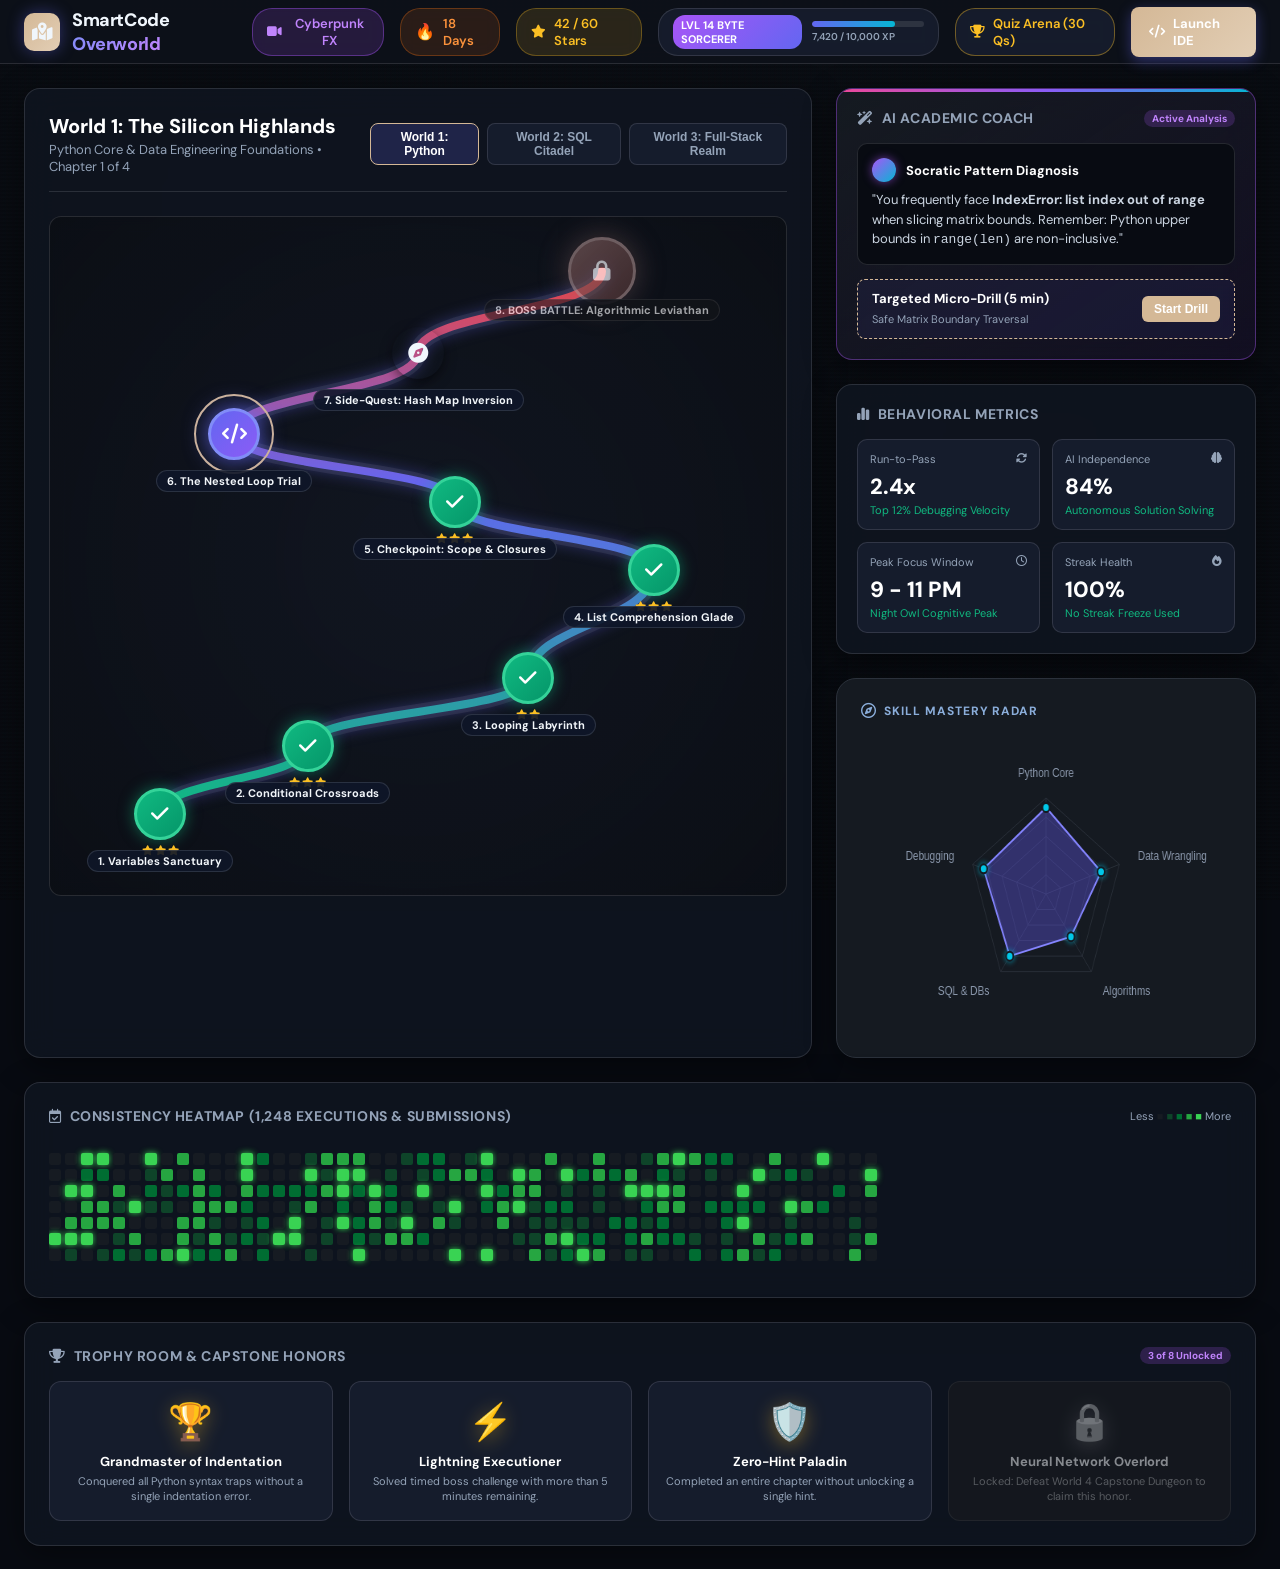
<file: dashboard.html>
<!DOCTYPE html>
<html lang="en">
<head>
  <meta charset="UTF-8">
  <meta name="viewport" content="width=device-width, initial-scale=1.0">
  <title>RPG Campaign Overworld & Learning Analytics Dashboard - SmartCode Studio</title>
  <meta name="description" content="Gamified RPG learning campaign map, AI academic coach, and behavioral learning analytics dashboard for SmartCode Studio.">

  <!-- Fonts & Icons: DM Sans & Fira Code -->
  <link rel="preconnect" href="https://fonts.googleapis.com">
  <link rel="preconnect" href="https://fonts.gstatic.com" crossorigin>
  <link href="https://fonts.googleapis.com/css2?family=DM+Sans:ital,opsz,wght@0,9..40,100..1000;1,9..40,100..1000&family=Fira+Code:wght@400;500;600&display=swap" rel="stylesheet">
  <link rel="stylesheet" href="https://cdnjs.cloudflare.com/ajax/libs/font-awesome/6.5.1/css/all.min.css">

  <link rel="stylesheet" href="dashboard.css">
</head>
<body>

  <!-- Cyberpunk Pixel Room Animated Video Background -->
  <div class="video-bg-container" aria-hidden="true">
    <video id="cyberpunk-bg-video" class="video-bg" autoplay muted loop playsinline preload="auto">
      <source src="Cyberpunk Pixel Room – Neon City View _ Retro Gaming Setup _ Animated Background Loop(1080P_HD).mp4" type="video/mp4">
      <source src="Cyberpunk%20Pixel%20Room%20%E2%80%93%20Neon%20City%20View%20_%20Retro%20Gaming%20Setup%20_%20Animated%20Background%20Loop(1080P_HD).mp4" type="video/mp4">
    </video>
    <div class="video-bg-overlay"></div>
    <div class="video-grid-overlay"></div>
  </div>

  <!-- Top Global Header -->
  <header class="dash-header">
    <div class="brand-section">
      <div class="brand-icon">
        <i class="fa-solid fa-map-location-dot"></i>
      </div>
      <div class="brand-title">
        SmartCode <span>Overworld</span>
      </div>
    </div>

    <!-- Gamification Bar -->
    <div class="user-gamification-bar">
      <!-- Cyberpunk Ambience Toggle -->
      <button type="button" class="stat-pill video-toggle-pill" id="btn-toggle-video" title="Toggle Cyberpunk Video Motion">
        <i class="fa-solid fa-video" id="video-toggle-icon"></i>
        <span id="video-toggle-text">Cyberpunk FX</span>
      </button>

      <!-- Streak Flame -->
      <div class="stat-pill streak-pill" title="18-day continuous coding streak">
        <span class="streak-flame">🔥</span>
        <span>18 Days</span>
      </div>

      <!-- Golden Stars -->
      <div class="stat-pill stars-pill" title="Total Stars Earned">
        <i class="fa-solid fa-star"></i>
        <span>42 / 60 Stars</span>
      </div>

      <!-- XP & Tier -->
      <div class="stat-pill xp-tier-pill">
        <span class="tier-badge">Lvl 14 Byte Sorcerer</span>
        <div class="xp-bar-wrapper">
          <div class="xp-bar-track">
            <div class="xp-bar-fill"></div>
          </div>
          <span class="xp-text">7,420 / 10,000 XP</span>
        </div>
      </div>

      <!-- Quiz Arena Link -->
      <a href="quiz.html" class="stat-pill" style="text-decoration: none; color: var(--accent-gold); border-color: rgba(251, 191, 36, 0.4);" title="Open 30-Question Quiz Arena">
        <i class="fa-solid fa-trophy"></i>
        <span>Quiz Arena (30 Qs)</span>
      </a>

      <!-- Launch IDE -->
      <a href="index.html" class="btn-launch-ide" title="Open Code Editor & Learning IDE">
        <i class="fa-solid fa-code"></i> Launch IDE
      </a>
    </div>
  </header>

  <!-- Main Dashboard Layout Grid -->
  <main class="dashboard-grid">
    
    <!-- LEFT: RPG Campaign Overworld Map -->
    <section class="campaign-section">
      <div class="world-selector-header">
        <div class="world-title-box">
          <h2>World 1: The Silicon Highlands</h2>
          <p>Python Core & Data Engineering Foundations • Chapter 1 of 4</p>
        </div>
        <div class="world-tabs">
          <button class="world-tab-btn active">World 1: Python</button>
          <button class="world-tab-btn">World 2: SQL Citadel</button>
          <button class="world-tab-btn">World 3: Full-Stack Realm</button>
        </div>
      </div>

      <!-- Winding Path RPG Viewport -->
      <div class="overworld-map-viewport" id="overworld-map-viewport">
        <!-- SVG Canvas for Smooth Bezier Paths -->
        <svg class="map-svg-canvas" id="map-svg-canvas"></svg>

        <!-- Dynamic Stepping Stone Nodes Layer -->
        <div class="map-nodes-layer" id="map-nodes-layer"></div>
      </div>
    </section>

    <!-- RIGHT: AI Coach & Learning Analytics -->
    <aside class="analytics-column">
      
      <!-- 1. AI Academic Coach Card -->
      <div class="analytics-card ai-coach-card">
        <div class="card-heading">
          <h3><i class="fa-solid fa-wand-magic-sparkles text-purple"></i> AI Academic Coach</h3>
          <span class="coach-status-tag">Active Analysis</span>
        </div>

        <div class="coach-insight-box">
          <div class="coach-avatar-row">
            <div class="ai-orb"></div>
            <span class="coach-title">Socratic Pattern Diagnosis</span>
          </div>
          <p class="coach-advice-text">
            "You frequently face <strong>IndexError: list index out of range</strong> when slicing matrix bounds. Remember: Python upper bounds in <code>range(len)</code> are non-inclusive."
          </p>
        </div>

        <div class="micro-drill-card">
          <div class="drill-info">
            <strong>Targeted Micro-Drill (5 min)</strong>
            <span>Safe Matrix Boundary Traversal</span>
          </div>
          <button class="btn-start-drill" id="btn-start-drill">Start Drill</button>
        </div>
      </div>

      <!-- 2. Behavioral Learning Metrics -->
      <div class="analytics-card">
        <div class="card-heading">
          <h3><i class="fa-solid fa-chart-simple"></i> Behavioral Metrics</h3>
        </div>

        <div class="metrics-quad-grid">
          <div class="metric-tile">
            <div class="metric-top-label">
              <span>Run-to-Pass</span>
              <i class="fa-solid fa-rotate text-cyan"></i>
            </div>
            <div class="metric-big-val">2.4x</div>
            <div class="metric-sub-note">Top 12% Debugging Velocity</div>
          </div>

          <div class="metric-tile">
            <div class="metric-top-label">
              <span>AI Independence</span>
              <i class="fa-solid fa-brain text-purple"></i>
            </div>
            <div class="metric-big-val">84%</div>
            <div class="metric-sub-note">Autonomous Solution Solving</div>
          </div>

          <div class="metric-tile">
            <div class="metric-top-label">
              <span>Peak Focus Window</span>
              <i class="fa-regular fa-clock text-gold"></i>
            </div>
            <div class="metric-big-val">9 - 11 PM</div>
            <div class="metric-sub-note">Night Owl Cognitive Peak</div>
          </div>

          <div class="metric-tile">
            <div class="metric-top-label">
              <span>Streak Health</span>
              <i class="fa-solid fa-fire text-orange"></i>
            </div>
            <div class="metric-big-val">100%</div>
            <div class="metric-sub-note">No Streak Freeze Used</div>
          </div>
        </div>
      </div>

      <!-- 3. Modern Dark-Themed Skill Mastery Radar Chart Component -->
      <div class="skill-radar-card" id="skill-radar-card" aria-label="Skill Mastery Radar Chart">
        <div class="radar-card-header">
          <i class="fa-regular fa-compass radar-compass-icon" aria-hidden="true"></i>
          <h2 class="radar-card-title">SKILL MASTERY RADAR</h2>
        </div>
        <div class="radar-canvas-container" id="radar-canvas-container">
          <canvas id="radarChart" width="460" height="290"></canvas>
          <div id="radar-tooltip" class="radar-tooltip" style="display: none;"></div>
        </div>
      </div>

    </aside>

    <!-- FULL WIDTH: GitHub-Style 52-Week Contribution Heatmap -->
    <section class="heatmap-container">
      <div class="card-heading">
        <h3><i class="fa-regular fa-calendar-check"></i> Consistency Heatmap (1,248 Executions & Submissions)</h3>
        <span style="font-size: 11px; color: #94a3b8;">Less <span style="color: #161b22;">■</span> <span style="color: #0e4429;">■</span> <span style="color: #006d32;">■</span> <span style="color: #26a641;">■</span> <span style="color: #39d353;">■</span> More</span>
      </div>
      <div class="heatmap-scroll-area">
        <div class="heatmap-grid" id="heatmap-grid"></div>
      </div>
    </section>

    <!-- FULL WIDTH: 3D Trophy Showcase -->
    <section class="heatmap-container">
      <div class="card-heading">
        <h3><i class="fa-solid fa-trophy text-gold"></i> Trophy Room & Capstone Honors</h3>
        <span class="coach-status-tag">3 of 8 Unlocked</span>
      </div>
      <div class="trophy-row">
        <div class="trophy-card">
          <span class="trophy-icon-3d">🏆</span>
          <div class="trophy-name">Grandmaster of Indentation</div>
          <div class="trophy-desc">Conquered all Python syntax traps without a single indentation error.</div>
        </div>
        <div class="trophy-card">
          <span class="trophy-icon-3d">⚡</span>
          <div class="trophy-name">Lightning Executioner</div>
          <div class="trophy-desc">Solved timed boss challenge with more than 5 minutes remaining.</div>
        </div>
        <div class="trophy-card">
          <span class="trophy-icon-3d">🛡️</span>
          <div class="trophy-name">Zero-Hint Paladin</div>
          <div class="trophy-desc">Completed an entire chapter without unlocking a single hint.</div>
        </div>
        <div class="trophy-card locked">
          <span class="trophy-icon-3d">🔒</span>
          <div class="trophy-name">Neural Network Overlord</div>
          <div class="trophy-desc">Locked: Defeat World 4 Capstone Dungeon to claim this honor.</div>
        </div>
      </div>
    </section>

  </main>

  <!-- Interactive Node Detail Modal Drawer -->
  <div class="node-modal-backdrop" id="node-modal-backdrop">
    <div class="node-modal-card">
      <button class="close-modal-btn" id="btn-close-modal">
        <i class="fa-solid fa-xmark"></i>
      </button>

      <span class="modal-header-badge standard" id="modal-badge">STANDARD DUNGEON</span>
      <h2 class="modal-title" id="modal-title">6. The Nested Loop Trial</h2>
      <p class="modal-desc" id="modal-desc">
        Traverse 2D matrices and grids with O(N^2) complexity optimization, boundary guards, and memory efficiency checks.
      </p>

      <div class="modal-rules-grid">
        <div class="rule-box">
          <i class="fa-solid fa-bolt text-gold"></i>
          <span>Reward</span>
          <strong id="modal-xp-val">+350 XP</strong>
        </div>
        <div class="rule-box">
          <i class="fa-solid fa-star text-gold"></i>
          <span>Rating Goal</span>
          <strong>3 Stars</strong>
        </div>
        <div class="rule-box">
          <i class="fa-solid fa-shield text-cyan"></i>
          <span>Attempts</span>
          <strong>Unlimited</strong>
        </div>
      </div>

      <div style="font-size: 12px; color: #94a3b8; margin-bottom: 20px; text-align: center;" id="modal-status-note">
        Complete without recursion limit errors.
      </div>

      <button class="modal-action-btn" id="modal-action-btn">
        <i class="fa-solid fa-play"></i> Enter Arena in IDE
      </button>
    </div>
  </div>

  <script src="js/dashboard.js"></script>
</body>
</html>
</file>
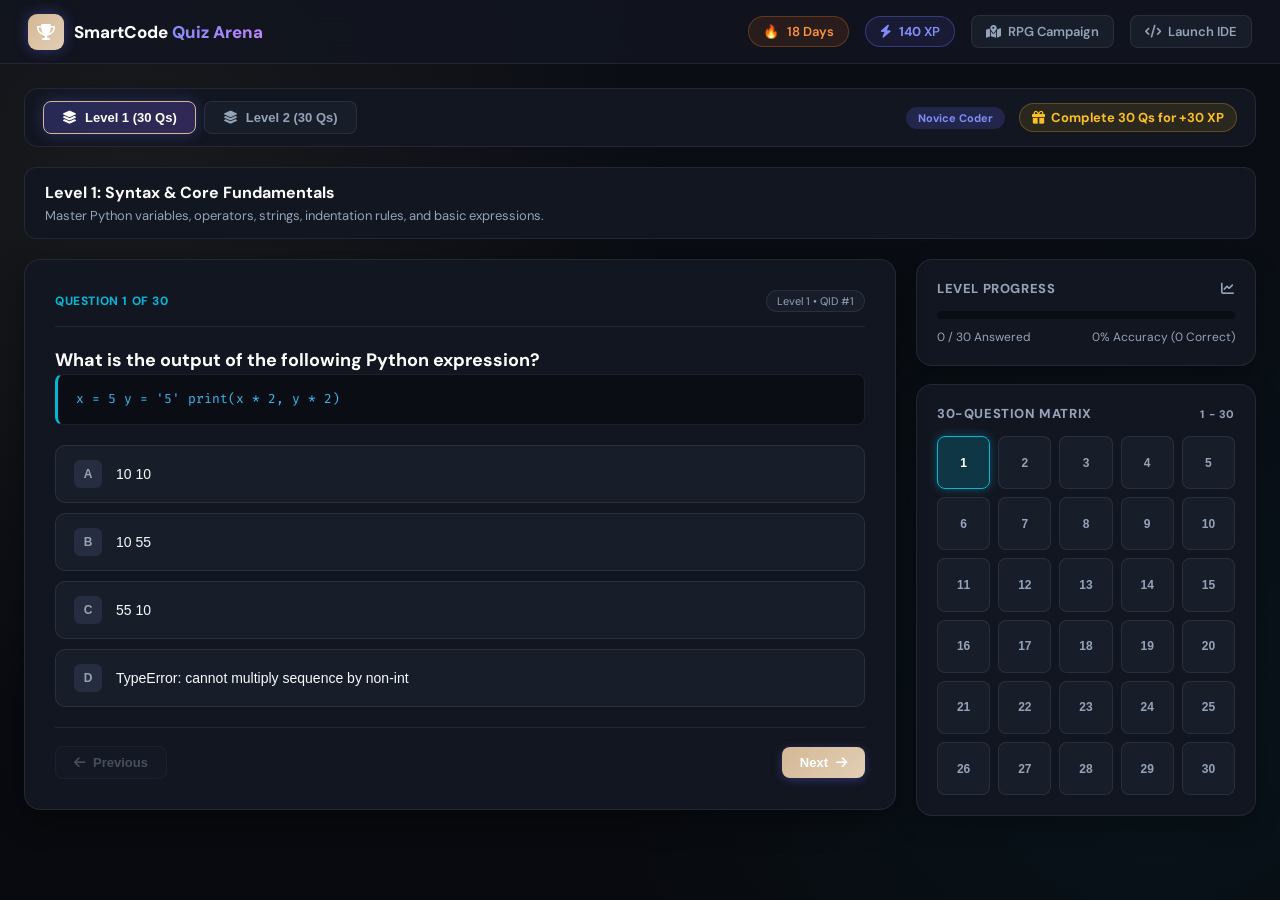
<file: quiz.html>
<!DOCTYPE html>
<html lang="en">
<head>
  <meta charset="UTF-8">
  <meta name="viewport" content="width=device-width, initial-scale=1.0">
  <title>Coding Quiz Arena - SmartCode Studio</title>
  <meta name="description" content="Dedicated 30-question coding quiz arena with multi-level progression, instant Socratic feedback, and XP rewards.">

  <!-- Fonts & Icons: DM Sans & Fira Code -->
  <link rel="preconnect" href="https://fonts.googleapis.com">
  <link rel="preconnect" href="https://fonts.gstatic.com" crossorigin>
  <link href="https://fonts.googleapis.com/css2?family=DM+Sans:ital,opsz,wght@0,9..40,100..1000;1,9..40,100..1000&family=Fira+Code:wght@400;500;600&display=swap" rel="stylesheet">
  <link rel="stylesheet" href="https://cdnjs.cloudflare.com/ajax/libs/font-awesome/6.5.1/css/all.min.css">

  <link rel="stylesheet" href="quiz.css">
</head>
<body>

  <!-- Top Global Header -->
  <header class="quiz-header">
    <div class="header-left">
      <a href="index.html" class="brand-badge" title="SmartCode Studio Home">
        <div class="brand-icon">
          <i class="fa-solid fa-trophy"></i>
        </div>
        <div class="brand-title">
          SmartCode <span>Quiz Arena</span>
        </div>
      </a>
    </div>

    <!-- Gamification Bar -->
    <div class="header-right">
      <div class="stat-pill streak-pill" title="Daily Coding Streak">
        <span>🔥</span>
        <span>18 Days</span>
      </div>

      <div class="stat-pill xp-counter-pill" title="Current Developer Profile XP">
        <i class="fa-solid fa-bolt text-gold"></i>
        <span><strong id="quiz-user-xp">140</strong> XP</span>
      </div>

      <a href="dashboard.html" class="nav-link-btn" title="View RPG Campaign Map & Analytics">
        <i class="fa-solid fa-map-location-dot"></i> RPG Campaign
      </a>

      <a href="index.html" class="nav-link-btn" title="Back to Code Editor & Execution">
        <i class="fa-solid fa-code"></i> Launch IDE
      </a>
    </div>
  </header>

  <!-- Main Container -->
  <main class="quiz-main-container">
    
    <!-- Level Selector Bar -->
    <section class="level-selection-bar">
      <div class="level-tabs-group" id="level-tabs-group">
        <!-- Rendered dynamically via js/quiz.js -->
      </div>

      <div class="level-meta-info">
        <span class="badge-pill" id="level-badge" style="background: rgba(99, 102, 241, 0.2); color: #818cf8; padding: 4px 12px; border-radius: 12px; font-weight: 700; font-size: 11px;">Novice Coder</span>
        <div class="reward-callout">
          <i class="fa-solid fa-gift"></i>
          <span>Complete 30 Qs for <strong>+30 XP</strong></span>
        </div>
      </div>
    </section>

    <!-- Level Info Banner -->
    <div class="level-banner" style="background: var(--bg-secondary); border: 1px solid var(--border-subtle); border-radius: 12px; padding: 14px 20px;">
      <h2 id="level-title" style="font-size: 16px; font-weight: 700; color: #fff; margin-bottom: 4px;">Level 1: Syntax & Core Fundamentals</h2>
      <p id="level-desc" style="font-size: 13px; color: var(--text-secondary); margin: 0;">Master Python variables, operators, strings, indentation rules, and basic expressions.</p>
    </div>

    <!-- Arena Two-Column Layout -->
    <div class="arena-grid">
      
      <!-- Left Column: Active Question Arena Card -->
      <section class="question-arena-card">
        <div class="question-card-top">
          <span class="question-index-tag" id="question-num-tag">Question 1 of 30</span>
          <span class="question-category-badge" id="question-category-badge">Level 1 • QID #1</span>
        </div>

        <div>
          <h2 class="question-prompt" id="question-prompt">Loading question...</h2>
          <div class="code-snippet-box" id="code-snippet-box" style="display: none;"></div>
        </div>

        <!-- 4 Multiple Choice Options -->
        <div class="options-list" id="options-list"></div>

        <!-- Socratic Explanation Box -->
        <div class="explanation-box" id="explanation-box">
          <div class="explanation-header" id="explanation-header">
            <i class="fa-solid fa-circle-check"></i> Explanation
          </div>
          <p class="explanation-text" id="explanation-text"></p>
        </div>

        <!-- Bottom Controls -->
        <div class="question-footer-controls">
          <button class="btn-quiz-nav btn-prev" id="btn-prev-q">
            <i class="fa-solid fa-arrow-left"></i> Previous
          </button>
          <button class="btn-quiz-nav btn-next" id="btn-next-q">
            Next <i class="fa-solid fa-arrow-right"></i>
          </button>
        </div>
      </section>

      <!-- Right Column: Level Progress & 30-Question Grid -->
      <aside class="quiz-sidebar">
        <!-- Progress Card -->
        <div class="sidebar-card">
          <div class="sidebar-card-title">
            <span>Level Progress</span>
            <i class="fa-solid fa-chart-line text-cyan"></i>
          </div>

          <div class="progress-stats-box">
            <div class="progress-bar-track">
              <div class="progress-bar-fill" id="progress-bar-fill"></div>
            </div>
            <div class="progress-text-row">
              <span id="progress-text">0 / 30 Answered</span>
              <span id="accuracy-text">0% Accuracy</span>
            </div>
          </div>
        </div>

        <!-- 30-Question Navigator Grid -->
        <div class="sidebar-card">
          <div class="sidebar-card-title">
            <span>30-Question Matrix</span>
            <span style="font-size: 11px; color: #94a3b8;">1 - 30</span>
          </div>

          <div class="questions-grid" id="questions-grid">
            <!-- 30 cells generated by js/quiz.js -->
          </div>
        </div>
      </aside>

    </div>

  </main>

  <!-- Level 30/30 Completion Modal (+30 XP Reward) -->
  <div class="completion-modal-backdrop" id="completion-modal">
    <div class="completion-modal-card">
      <span class="trophy-emoji-big">🏆</span>
      <h2 style="font-size: 24px; font-weight: 800; color: #fff;">Level Conquered!</h2>
      <p style="color: #94a3b8; font-size: 14px; margin: 8px 0;">
        You have successfully completed all 30 questions in this level.
      </p>

      <div class="reward-glow-badge">
        <i class="fa-solid fa-bolt"></i>
        <span>+30 XP REWARD EARNED</span>
      </div>

      <div id="modal-score-summary" style="font-size: 13px; color: #cbd5e1; line-height: 1.6; margin-bottom: 20px;">
        30 questions completed!
      </div>

      <button class="btn-claim-xp" id="btn-claim-xp">
        Claim +30 XP & Continue <i class="fa-solid fa-arrow-right"></i>
      </button>
    </div>
  </div>

  <script src="js/quiz_data.js"></script>
  <script src="js/quiz.js"></script>
</body>
</html>
</file>
<file: dashboard.css>
/* =========================================================
   SmartCode Studio - RPG Campaign Map & Analytics Dashboard
   ========================================================= */

:root {
  --bg-primary: #080b12;
  --bg-secondary: rgba(18, 24, 38, 0.75);
  --bg-tertiary: rgba(26, 34, 52, 0.7);
  --bg-card: rgba(16, 22, 34, 0.78);
  --bg-card-hover: rgba(24, 32, 48, 0.9);
  --border-subtle: rgba(240, 246, 252, 0.12);
  --border-active: rgba(212, 184, 150, 0.6);

  /* Accents */
  --accent-primary: #d4b896;
  --accent-purple: #e2ceb5;
  --accent-cyan: #06b6d4;
  --accent-pink: #ec4899;
  --accent-gold: #fbbf24;
  --accent-orange: #f97316;
  --accent-green: #10b981;
  --accent-red: #ef4444;

  /* Fonts */
  --font-sans: 'DM Sans', -apple-system, sans-serif;
  --font-code: 'Fira Code', monospace;
}

* {
  box-sizing: border-box;
  margin: 0;
  padding: 0;
}

body {
  background-color: var(--bg-primary);
  color: #f0f6fc;
  font-family: var(--font-sans);
  min-height: 100vh;
  overflow-x: hidden;
  position: relative;
}

/* =========================================================
   Cyberpunk Video Background & Ambient FX
   ========================================================= */
.video-bg-container {
  position: fixed;
  top: 0;
  left: 0;
  width: 100vw;
  height: 100vh;
  overflow: hidden;
  z-index: -10;
  pointer-events: none;
  background-color: #07090e;
}

.video-bg {
  position: absolute;
  top: 50%;
  left: 50%;
  min-width: 100%;
  min-height: 100%;
  width: auto;
  height: auto;
  transform: translate(-50%, -50%);
  object-fit: cover;
  filter: brightness(0.68) saturate(1.22) contrast(1.08);
  transition: opacity 0.5s ease, filter 0.5s ease;
}

.video-bg.dimmed {
  opacity: 0.15;
}

/* Atmospheric Ambient Darkening Gradient */
.video-bg-overlay {
  position: absolute;
  inset: 0;
  background: 
    radial-gradient(ellipse at 50% 30%, rgba(13, 17, 23, 0.35) 0%, rgba(8, 11, 16, 0.85) 100%),
    linear-gradient(to bottom, rgba(13, 17, 23, 0.45) 0%, rgba(7, 9, 14, 0.82) 100%);
  pointer-events: none;
}

/* Subtle Cyberpunk Scanline / CRT Pixel Texture */
.video-grid-overlay {
  position: absolute;
  inset: 0;
  background: 
    linear-gradient(rgba(18, 16, 24, 0) 50%, rgba(0, 0, 0, 0.22) 50%),
    linear-gradient(90deg, rgba(236, 72, 153, 0.02), rgba(6, 182, 212, 0.02));
  background-size: 100% 4px, 6px 100%;
  pointer-events: none;
  opacity: 0.5;
}

/* Header */
.dash-header {
  height: 64px;
  background: rgba(14, 18, 27, 0.8);
  backdrop-filter: blur(16px);
  -webkit-backdrop-filter: blur(16px);
  border-bottom: 1px solid var(--border-subtle);
  display: flex;
  align-items: center;
  justify-content: space-between;
  padding: 0 24px;
  position: sticky;
  top: 0;
  z-index: 100;
}

.brand-section {
  display: flex;
  align-items: center;
  gap: 12px;
}

.brand-icon {
  width: 38px;
  height: 38px;
  border-radius: 10px;
  background: linear-gradient(135deg, var(--accent-primary), var(--accent-purple));
  display: flex;
  align-items: center;
  justify-content: center;
  font-size: 18px;
  box-shadow: 0 0 16px rgba(99, 102, 241, 0.4);
}

.brand-title {
  font-size: 18px;
  font-weight: 800;
  letter-spacing: -0.4px;
}

.brand-title span {
  background: linear-gradient(135deg, #818cf8, #c084fc);
  -webkit-background-clip: text;
  -webkit-text-fill-color: transparent;
}

/* User Profile Stats Bar */
.user-gamification-bar {
  display: flex;
  align-items: center;
  gap: 16px;
}

.stat-pill {
  display: flex;
  align-items: center;
  gap: 8px;
  background: var(--bg-tertiary);
  backdrop-filter: blur(8px);
  -webkit-backdrop-filter: blur(8px);
  border: 1px solid var(--border-subtle);
  padding: 6px 14px;
  border-radius: 20px;
  font-size: 13px;
  font-weight: 600;
}

.video-toggle-pill {
  cursor: pointer;
  background: rgba(168, 85, 247, 0.16);
  border: 1px solid rgba(168, 85, 247, 0.4);
  color: #c084fc;
  transition: all 0.25s ease;
  font-family: inherit;
  outline: none;
}

.video-toggle-pill:hover {
  background: rgba(168, 85, 247, 0.28);
  border-color: rgba(168, 85, 247, 0.7);
  box-shadow: 0 0 16px rgba(168, 85, 247, 0.4);
  transform: translateY(-1px);
}

.video-toggle-pill.paused {
  background: rgba(148, 163, 184, 0.1);
  border-color: rgba(148, 163, 184, 0.25);
  color: #94a3b8;
  box-shadow: none;
}

.streak-pill {
  background: rgba(249, 115, 22, 0.12);
  border-color: rgba(249, 115, 22, 0.3);
  color: #fb923c;
}

.streak-flame {
  font-size: 16px;
  animation: flicker 1.5s infinite alternate;
}

@keyframes flicker {
  0% { transform: scale(1) rotate(-2deg); filter: drop-shadow(0 0 4px #f97316); }
  100% { transform: scale(1.15) rotate(3deg); filter: drop-shadow(0 0 10px #fbbf24); }
}

.stars-pill {
  background: rgba(251, 191, 36, 0.12);
  border-color: rgba(251, 191, 36, 0.3);
  color: var(--accent-gold);
}

.xp-tier-pill {
  display: flex;
  align-items: center;
  gap: 10px;
}

.tier-badge {
  background: linear-gradient(135deg, #a855f7, #6366f1);
  color: #fff;
  padding: 3px 8px;
  border-radius: 12px;
  font-size: 11px;
  font-weight: 700;
  text-transform: uppercase;
}

.xp-bar-wrapper {
  display: flex;
  flex-direction: column;
  gap: 3px;
  width: 120px;
}

.xp-bar-track {
  width: 100%;
  height: 6px;
  background: rgba(255, 255, 255, 0.1);
  border-radius: 3px;
  overflow: hidden;
}

.xp-bar-fill {
  width: 74%;
  height: 100%;
  background: linear-gradient(90deg, #6366f1, #06b6d4);
  border-radius: 3px;
}

.xp-text {
  font-size: 10px;
  color: #94a3b8;
}

.btn-launch-ide {
  display: inline-flex;
  align-items: center;
  gap: 8px;
  background: linear-gradient(135deg, var(--accent-primary), var(--accent-purple));
  color: #fff;
  text-decoration: none;
  font-weight: 700;
  font-size: 13px;
  padding: 8px 18px;
  border-radius: 8px;
  box-shadow: 0 4px 14px rgba(99, 102, 241, 0.4);
  transition: all 0.2s ease;
}

.btn-launch-ide:hover {
  transform: translateY(-2px);
  box-shadow: 0 6px 20px rgba(99, 102, 241, 0.6);
}

/* Dashboard Layout */
.dashboard-grid {
  max-width: 1400px;
  margin: 0 auto;
  padding: 24px;
  display: grid;
  grid-template-columns: 1fr 420px;
  gap: 24px;
}

/* World Campaign Section */
.campaign-section {
  background: var(--bg-card);
  backdrop-filter: blur(16px);
  -webkit-backdrop-filter: blur(16px);
  border: 1px solid var(--border-subtle);
  border-radius: 16px;
  padding: 24px;
  position: relative;
  overflow: hidden;
  box-shadow: 0 8px 32px rgba(0, 0, 0, 0.45);
}

.world-selector-header {
  display: flex;
  align-items: center;
  justify-content: space-between;
  margin-bottom: 24px;
  padding-bottom: 16px;
  border-bottom: 1px solid var(--border-subtle);
}

.world-title-box h2 {
  font-size: 20px;
  font-weight: 800;
  color: #fff;
}

.world-title-box p {
  font-size: 13px;
  color: #94a3b8;
  margin-top: 2px;
}

.world-tabs {
  display: flex;
  gap: 8px;
}

.world-tab-btn {
  background: var(--bg-tertiary);
  border: 1px solid var(--border-subtle);
  color: #94a3b8;
  padding: 6px 14px;
  border-radius: 8px;
  font-size: 12px;
  font-weight: 600;
  cursor: pointer;
  transition: all 0.2s ease;
}

.world-tab-btn.active {
  background: rgba(99, 102, 241, 0.2);
  border-color: var(--accent-primary);
  color: #fff;
}

/* RPG Map Container */
.overworld-map-viewport {
  position: relative;
  width: 100%;
  height: 680px;
  background: radial-gradient(circle at center, rgba(19, 23, 34, 0.65) 0%, rgba(11, 14, 20, 0.88) 100%);
  backdrop-filter: blur(8px);
  -webkit-backdrop-filter: blur(8px);
  border-radius: 12px;
  border: 1px solid var(--border-subtle);
  overflow: hidden;
}

.map-svg-canvas {
  position: absolute;
  inset: 0;
  width: 100%;
  height: 100%;
  pointer-events: none;
}

.map-path-background {
  stroke: rgba(255, 255, 255, 0.08);
  stroke-width: 16;
  fill: none;
  stroke-linecap: round;
}

.map-path-completed {
  stroke: url(#pathGradient);
  stroke-width: 8;
  fill: none;
  stroke-linecap: round;
  filter: drop-shadow(0 0 8px rgba(99, 102, 241, 0.6));
}

.map-nodes-layer {
  position: absolute;
  inset: 0;
}

/* Stepping Stone Nodes */
.level-node {
  position: absolute;
  width: 64px;
  height: 64px;
  transform: translate(-50%, -50%);
  border-radius: 50%;
  display: flex;
  flex-direction: column;
  align-items: center;
  justify-content: center;
  cursor: pointer;
  transition: all 0.3s cubic-bezier(0.175, 0.885, 0.32, 1.275);
  user-select: none;
  z-index: 10;
}

.level-node:hover {
  transform: translate(-50%, -50%) scale(1.18);
  z-index: 20;
}

.node-inner {
  width: 52px;
  height: 52px;
  border-radius: 50%;
  display: flex;
  align-items: center;
  justify-content: center;
  font-size: 20px;
  position: relative;
  box-shadow: 0 4px 12px rgba(0, 0, 0, 0.5);
}

/* Completed Node */
.level-node.completed .node-inner {
  background: linear-gradient(135deg, #10b981, #059669);
  color: #fff;
  border: 3px solid #34d399;
  box-shadow: 0 0 15px rgba(16, 185, 129, 0.5);
}

.node-stars-row {
  position: absolute;
  bottom: -18px;
  display: flex;
  gap: 2px;
  font-size: 10px;
  color: var(--accent-gold);
}

/* Active Node */
.level-node.active .node-inner {
  background: linear-gradient(135deg, #6366f1, #8b5cf6);
  color: #fff;
  border: 3px solid #818cf8;
  box-shadow: 0 0 25px rgba(99, 102, 241, 0.8);
}

.node-ripple-halo {
  position: absolute;
  inset: -8px;
  border-radius: 50%;
  border: 2px solid var(--accent-primary);
  animation: pulseHalo 1.8s infinite;
}

@keyframes pulseHalo {
  0% { transform: scale(1); opacity: 0.9; }
  100% { transform: scale(1.5); opacity: 0; }
}

/* Locked Node */
.level-node.locked {
  cursor: not-allowed;
  filter: grayscale(0.8);
  opacity: 0.65;
}

.level-node.locked .node-inner {
  background: #1f2937;
  color: #64748b;
  border: 2px solid #374151;
}

/* Boss Challenge Node */
.level-node.boss-node {
  width: 80px;
  height: 80px;
}

.level-node.boss-node .node-inner {
  width: 68px;
  height: 68px;
  background: linear-gradient(135deg, #ef4444, #b91c1c);
  color: #fff;
  border: 3px solid #f87171;
  box-shadow: 0 0 30px rgba(239, 68, 68, 0.7);
  animation: bossFloat 2.5s infinite ease-in-out;
}

@keyframes bossFloat {
  0%, 100% { transform: translateY(0); }
  50% { transform: translateY(-6px); }
}

.boss-skull-icon {
  font-size: 26px;
}

.node-label-pill {
  position: absolute;
  top: 68px;
  white-space: nowrap;
  background: rgba(15, 23, 42, 0.9);
  border: 1px solid var(--border-subtle);
  padding: 3px 10px;
  border-radius: 12px;
  font-size: 11px;
  font-weight: 700;
  color: #f1f5f9;
  pointer-events: none;
}

/* Node Info Drawer / Modal */
.node-modal-backdrop {
  display: none;
  position: fixed;
  inset: 0;
  background: rgba(0, 0, 0, 0.7);
  backdrop-filter: blur(8px);
  z-index: 200;
  align-items: center;
  justify-content: center;
}

.node-modal-card {
  width: 480px;
  background: var(--bg-secondary);
  border: 1px solid var(--border-active);
  border-radius: 16px;
  padding: 28px;
  position: relative;
  box-shadow: 0 20px 50px rgba(0, 0, 0, 0.8);
  animation: modalPop 0.25s cubic-bezier(0.16, 1, 0.3, 1);
}

@keyframes modalPop {
  from { transform: scale(0.92); opacity: 0; }
  to { transform: scale(1); opacity: 1; }
}

.close-modal-btn {
  position: absolute;
  top: 18px;
  right: 18px;
  background: transparent;
  border: none;
  color: #94a3b8;
  font-size: 18px;
  cursor: pointer;
}

.modal-header-badge {
  display: inline-block;
  font-size: 11px;
  font-weight: 700;
  text-transform: uppercase;
  padding: 3px 10px;
  border-radius: 12px;
  margin-bottom: 10px;
}

.modal-header-badge.boss {
  background: rgba(239, 68, 68, 0.2);
  color: #ef4444;
  border: 1px solid rgba(239, 68, 68, 0.4);
}

.modal-header-badge.standard {
  background: rgba(99, 102, 241, 0.2);
  color: #818cf8;
  border: 1px solid rgba(99, 102, 241, 0.4);
}

.modal-title {
  font-size: 20px;
  font-weight: 800;
  color: #fff;
  margin-bottom: 8px;
}

.modal-desc {
  font-size: 14px;
  color: #94a3b8;
  line-height: 1.6;
  margin-bottom: 20px;
}

.modal-rules-grid {
  display: grid;
  grid-template-columns: repeat(3, 1fr);
  gap: 10px;
  margin-bottom: 24px;
}

.rule-box {
  background: var(--bg-tertiary);
  border: 1px solid var(--border-subtle);
  border-radius: 8px;
  padding: 10px;
  text-align: center;
}

.rule-box i {
  font-size: 16px;
  margin-bottom: 4px;
}

.rule-box span {
  display: block;
  font-size: 11px;
  color: #94a3b8;
}

.rule-box strong {
  display: block;
  font-size: 13px;
  color: #fff;
  margin-top: 2px;
}

.modal-action-btn {
  width: 100%;
  padding: 12px;
  background: linear-gradient(135deg, var(--accent-primary), var(--accent-purple));
  color: #fff;
  border: none;
  border-radius: 10px;
  font-size: 14px;
  font-weight: 700;
  cursor: pointer;
  display: flex;
  align-items: center;
  justify-content: center;
  gap: 8px;
  box-shadow: 0 4px 16px rgba(99, 102, 241, 0.4);
  transition: all 0.2s ease;
}

.modal-action-btn:hover {
  transform: translateY(-2px);
  box-shadow: 0 6px 24px rgba(99, 102, 241, 0.6);
}

/* Right Analytics Panel */
.analytics-column {
  display: flex;
  flex-direction: column;
  gap: 24px;
}

.analytics-card {
  background: var(--bg-card);
  backdrop-filter: blur(16px);
  -webkit-backdrop-filter: blur(16px);
  border: 1px solid var(--border-subtle);
  border-radius: 16px;
  padding: 20px;
  box-shadow: 0 8px 32px rgba(0, 0, 0, 0.45);
}

.card-heading {
  display: flex;
  align-items: center;
  justify-content: space-between;
  margin-bottom: 16px;
}

.card-heading h3 {
  font-size: 14px;
  font-weight: 700;
  text-transform: uppercase;
  letter-spacing: 0.6px;
  color: #94a3b8;
  display: flex;
  align-items: center;
  gap: 8px;
}

/* AI Academic Coach Card */
.ai-coach-card {
  border: 1px solid rgba(168, 85, 247, 0.4);
  background: linear-gradient(145deg, rgba(22, 27, 34, 0.95), rgba(49, 27, 85, 0.25));
  position: relative;
  overflow: hidden;
}

.ai-coach-card::before {
  content: '';
  position: absolute;
  top: 0;
  left: 0;
  right: 0;
  height: 3px;
  background: linear-gradient(90deg, #ec4899, #8b5cf6, #06b6d4);
}

.coach-status-tag {
  font-size: 10px;
  font-weight: 700;
  background: rgba(168, 85, 247, 0.2);
  color: #c084fc;
  padding: 2px 8px;
  border-radius: 10px;
}

.coach-insight-box {
  background: var(--bg-primary);
  border: 1px solid var(--border-subtle);
  border-radius: 10px;
  padding: 14px;
  margin-bottom: 14px;
}

.coach-avatar-row {
  display: flex;
  align-items: center;
  gap: 10px;
  margin-bottom: 8px;
}

.ai-orb {
  width: 24px;
  height: 24px;
  border-radius: 50%;
  background: linear-gradient(135deg, #a855f7, #06b6d4);
  box-shadow: 0 0 10px rgba(168, 85, 247, 0.6);
}

.coach-title {
  font-size: 13px;
  font-weight: 700;
  color: #fff;
}

.coach-advice-text {
  font-size: 13px;
  color: #cbd5e1;
  line-height: 1.5;
}

.micro-drill-card {
  display: flex;
  align-items: center;
  justify-content: space-between;
  background: rgba(99, 102, 241, 0.08);
  border: 1px dashed var(--accent-primary);
  border-radius: 8px;
  padding: 10px 14px;
}

.drill-info strong {
  display: block;
  font-size: 13px;
  color: #fff;
}

.drill-info span {
  font-size: 11px;
  color: #94a3b8;
}

.btn-start-drill {
  background: var(--accent-primary);
  color: #fff;
  border: none;
  padding: 6px 12px;
  border-radius: 6px;
  font-size: 12px;
  font-weight: 700;
  cursor: pointer;
  transition: all 0.2s ease;
}

.btn-start-drill:hover {
  background: #4f46e5;
  transform: scale(1.05);
}

/* Behavioral Metrics Grid */
.metrics-quad-grid {
  display: grid;
  grid-template-columns: 1fr 1fr;
  gap: 12px;
}

.metric-tile {
  background: var(--bg-tertiary);
  border: 1px solid var(--border-subtle);
  border-radius: 10px;
  padding: 12px;
}

.metric-top-label {
  font-size: 11px;
  color: #94a3b8;
  display: flex;
  align-items: center;
  justify-content: space-between;
}

.metric-big-val {
  font-size: 22px;
  font-weight: 800;
  color: #fff;
  margin: 6px 0 2px 0;
}

.metric-sub-note {
  font-size: 11px;
  color: var(--accent-green);
}

/* Modern Dark-Themed Skill Mastery Radar Chart Component */
.skill-radar-card {
  width: 100%;
  max-width: 515px;
  height: 380px;
  background-color: #151A21;
  border: 1px solid #2B313B;
  border-radius: 20px;
  padding: 24px;
  display: flex;
  flex-direction: column;
  justify-content: space-between;
  box-shadow: 0 10px 30px rgba(0, 0, 0, 0.4);
  transition: all 0.3s cubic-bezier(0.16, 1, 0.3, 1);
  position: relative;
  overflow: hidden;
}

.skill-radar-card:hover {
  border-color: #3A4352;
  box-shadow: 0 12px 36px rgba(0, 0, 0, 0.55);
}

.radar-card-header {
  display: flex;
  align-items: center;
  gap: 8px;
  user-select: none;
}

.radar-compass-icon {
  font-size: 15px;
  color: #8BAEDB;
}

.radar-card-title {
  color: #8BAEDB;
  font-size: 12px;
  font-weight: 700;
  letter-spacing: 0.08em;
  text-transform: uppercase;
  font-family: var(--font-sans);
}

.radar-canvas-container {
  width: 100%;
  height: 290px;
  display: flex;
  align-items: center;
  justify-content: center;
  position: relative;
}

#radarChart {
  width: 100%;
  height: 100%;
  display: block;
}

.radar-tooltip {
  position: absolute;
  pointer-events: none;
  background: #0D1117;
  border: 1px solid #2B313B;
  border-radius: 8px;
  padding: 6px 12px;
  box-shadow: 0 8px 24px rgba(0, 0, 0, 0.7);
  font-size: 12px;
  color: #8C99AD;
  transform: translate(-50%, -120%);
  transition: opacity 0.15s ease, transform 0.15s ease;
  z-index: 50;
  white-space: nowrap;
}

.radar-tooltip strong {
  color: #00C8E8;
  font-weight: 700;
}

/* Heatmap Section */
.heatmap-container {
  grid-column: 1 / -1;
  background: var(--bg-card);
  backdrop-filter: blur(16px);
  -webkit-backdrop-filter: blur(16px);
  border: 1px solid var(--border-subtle);
  border-radius: 16px;
  padding: 24px;
  box-shadow: 0 8px 32px rgba(0, 0, 0, 0.45);
}

.heatmap-scroll-area {
  overflow-x: auto;
  padding: 12px 0;
}

.heatmap-grid {
  display: grid;
  grid-template-rows: repeat(7, 12px);
  grid-auto-flow: column;
  grid-auto-columns: 12px;
  gap: 4px;
}

.heatmap-cell {
  width: 12px;
  height: 12px;
  border-radius: 2px;
  background: #161b22;
  transition: transform 0.15s ease;
}

.heatmap-cell:hover {
  transform: scale(1.4);
  z-index: 10;
}

.heatmap-cell.l1 { background: #0e4429; }
.heatmap-cell.l2 { background: #006d32; }
.heatmap-cell.l3 { background: #26a641; }
.heatmap-cell.l4 { background: #39d353; box-shadow: 0 0 6px #39d353; }

/* Trophy Showcase */
.trophy-row {
  display: grid;
  grid-template-columns: repeat(4, 1fr);
  gap: 16px;
  margin-top: 16px;
}

.trophy-card {
  background: var(--bg-tertiary);
  border: 1px solid var(--border-subtle);
  border-radius: 12px;
  padding: 16px;
  text-align: center;
  transition: all 0.3s ease;
  position: relative;
  overflow: hidden;
}

.trophy-card:hover {
  transform: translateY(-4px);
  border-color: var(--accent-gold);
  box-shadow: 0 8px 24px rgba(251, 191, 36, 0.2);
}

.trophy-icon-3d {
  font-size: 36px;
  margin-bottom: 8px;
  display: inline-block;
  filter: drop-shadow(0 4px 10px rgba(251, 191, 36, 0.4));
}

.trophy-name {
  font-size: 13px;
  font-weight: 700;
  color: #fff;
  margin-bottom: 4px;
}

.trophy-desc {
  font-size: 11px;
  color: #94a3b8;
  line-height: 1.4;
}

.trophy-card.locked {
  filter: grayscale(1);
  opacity: 0.5;
}
</file>
<file: quiz.css>
/* =========================================================
   SmartCode Studio - Dedicated Quiz Arena Stylesheet
   ========================================================= */

:root {
  --bg-primary: #0a0d14;
  --bg-secondary: #121620;
  --bg-card: #181d2a;
  --bg-card-hover: #1f2536;
  --bg-elevated: #262d40;
  --border-subtle: rgba(255, 255, 255, 0.08);
  --border-active: #d4b896;

  --accent-primary: #d4b896;
  --accent-purple: #e2ceb5;
  --accent-cyan: #06b6d4;
  --accent-gold: #fbbf24;
  --accent-orange: #f97316;
  --accent-green: #10b981;
  --accent-red: #ef4444;

  --text-main: #f8fafc;
  --text-secondary: #94a3b8;
  --text-muted: #64748b;

  --font-sans: 'DM Sans', -apple-system, sans-serif;
  --font-code: 'Fira Code', monospace;
}

* {
  box-sizing: border-box;
  margin: 0;
  padding: 0;
}

body {
  background-color: var(--bg-primary);
  color: var(--text-main);
  font-family: var(--font-sans);
  min-height: 100vh;
  display: flex;
  flex-direction: column;
  background-image:
    radial-gradient(circle at 10% 20%, rgba(212, 184, 150, 0.08) 0%, transparent 40%),
    radial-gradient(circle at 90% 80%, rgba(6, 182, 212, 0.06) 0%, transparent 40%),
    linear-gradient(to bottom, #0a0d14, #080a0f);
}

/* Header */
.quiz-header {
  height: 64px;
  background: rgba(18, 22, 32, 0.85);
  backdrop-filter: blur(12px);
  border-bottom: 1px solid var(--border-subtle);
  display: flex;
  align-items: center;
  justify-content: space-between;
  padding: 0 28px;
  position: sticky;
  top: 0;
  z-index: 100;
}

.header-left, .header-right {
  display: flex;
  align-items: center;
  gap: 16px;
}

.brand-badge {
  display: flex;
  align-items: center;
  gap: 10px;
  text-decoration: none;
}

.brand-icon {
  width: 36px;
  height: 36px;
  border-radius: 9px;
  background: linear-gradient(135deg, var(--accent-primary), var(--accent-purple));
  display: flex;
  align-items: center;
  justify-content: center;
  color: #fff;
  font-size: 16px;
  box-shadow: 0 0 14px rgba(99, 102, 241, 0.4);
}

.brand-title {
  font-size: 17px;
  font-weight: 800;
  color: #fff;
}

.brand-title span {
  background: linear-gradient(135deg, #818cf8, #c084fc);
  -webkit-background-clip: text;
  -webkit-text-fill-color: transparent;
}

.stat-pill {
  display: flex;
  align-items: center;
  gap: 8px;
  background: var(--bg-card);
  border: 1px solid var(--border-subtle);
  padding: 6px 14px;
  border-radius: 20px;
  font-size: 13px;
  font-weight: 600;
}

.xp-counter-pill {
  border-color: rgba(99, 102, 241, 0.4);
  background: rgba(99, 102, 241, 0.1);
  color: #818cf8;
}

.streak-pill {
  border-color: rgba(249, 115, 22, 0.3);
  background: rgba(249, 115, 22, 0.1);
  color: #fb923c;
}

.nav-link-btn {
  display: inline-flex;
  align-items: center;
  gap: 7px;
  color: var(--text-secondary);
  text-decoration: none;
  font-size: 13px;
  font-weight: 600;
  padding: 7px 14px;
  border-radius: 8px;
  background: var(--bg-card);
  border: 1px solid var(--border-subtle);
  transition: all 0.2s ease;
}

.nav-link-btn:hover {
  color: #fff;
  border-color: var(--accent-primary);
  background: var(--bg-card-hover);
}

/* Main Container */
.quiz-main-container {
  max-width: 1280px;
  width: 100%;
  margin: 0 auto;
  padding: 24px;
  display: flex;
  flex-direction: column;
  gap: 20px;
  flex: 1;
}

/* Level Tabs Header */
.level-selection-bar {
  display: flex;
  align-items: center;
  justify-content: space-between;
  background: var(--bg-secondary);
  border: 1px solid var(--border-subtle);
  border-radius: 14px;
  padding: 12px 18px;
  gap: 16px;
  flex-wrap: wrap;
}

.level-tabs-group {
  display: flex;
  gap: 8px;
}

.level-tab-btn {
  background: var(--bg-card);
  border: 1px solid var(--border-subtle);
  color: var(--text-secondary);
  padding: 8px 18px;
  border-radius: 8px;
  font-size: 13px;
  font-weight: 700;
  cursor: pointer;
  display: flex;
  align-items: center;
  gap: 8px;
  transition: all 0.2s ease;
}

.level-tab-btn:hover {
  background: var(--bg-card-hover);
  color: #fff;
}

.level-tab-btn.active {
  background: linear-gradient(135deg, rgba(99, 102, 241, 0.25), rgba(139, 92, 246, 0.25));
  border-color: var(--accent-primary);
  color: #fff;
  box-shadow: 0 0 16px rgba(99, 102, 241, 0.3);
}

.level-meta-info {
  display: flex;
  align-items: center;
  gap: 14px;
}

.reward-callout {
  display: flex;
  align-items: center;
  gap: 6px;
  font-size: 13px;
  font-weight: 700;
  color: var(--accent-gold);
  background: rgba(251, 191, 36, 0.1);
  padding: 5px 12px;
  border-radius: 20px;
  border: 1px solid rgba(251, 191, 36, 0.25);
}

/* Main Arena Two-Column Layout */
.arena-grid {
  display: grid;
  grid-template-columns: 1fr 340px;
  gap: 20px;
  align-items: start;
}

/* Question Card */
.question-arena-card {
  background: var(--bg-secondary);
  border: 1px solid var(--border-subtle);
  border-radius: 16px;
  padding: 30px;
  display: flex;
  flex-direction: column;
  gap: 20px;
  position: relative;
  box-shadow: 0 10px 30px rgba(0, 0, 0, 0.4);
}

.question-card-top {
  display: flex;
  align-items: center;
  justify-content: space-between;
  border-bottom: 1px solid var(--border-subtle);
  padding-bottom: 14px;
}

.question-index-tag {
  font-size: 12px;
  font-weight: 800;
  text-transform: uppercase;
  color: var(--accent-cyan);
  letter-spacing: 0.6px;
}

.question-category-badge {
  font-size: 11px;
  background: var(--bg-card);
  color: var(--text-secondary);
  border: 1px solid var(--border-subtle);
  padding: 3px 10px;
  border-radius: 12px;
}

.question-prompt {
  font-size: 18px;
  font-weight: 700;
  color: #fff;
  line-height: 1.5;
}

.code-snippet-box {
  background: var(--bg-primary);
  border: 1px solid var(--border-subtle);
  border-left: 3px solid var(--accent-cyan);
  border-radius: 8px;
  padding: 14px 18px;
  font-family: var(--font-code);
  font-size: 13px;
  color: #38bdf8;
  overflow-x: auto;
  line-height: 1.6;
}

/* Options Grid */
.options-list {
  display: flex;
  flex-direction: column;
  gap: 10px;
}

.option-btn {
  background: var(--bg-card);
  border: 1px solid var(--border-subtle);
  border-radius: 10px;
  padding: 14px 18px;
  display: flex;
  align-items: center;
  gap: 14px;
  color: var(--text-main);
  font-size: 14px;
  font-weight: 500;
  cursor: pointer;
  text-align: left;
  transition: all 0.2s cubic-bezier(0.16, 1, 0.3, 1);
  user-select: none;
}

.option-btn:hover:not(.locked) {
  background: var(--bg-card-hover);
  border-color: rgba(99, 102, 241, 0.5);
  transform: translateX(4px);
}

.option-letter {
  width: 28px;
  height: 28px;
  border-radius: 6px;
  background: var(--bg-elevated);
  display: flex;
  align-items: center;
  justify-content: center;
  font-size: 12px;
  font-weight: 700;
  color: var(--text-secondary);
  flex-shrink: 0;
}

/* Correct & Incorrect States */
.option-btn.correct {
  background: rgba(16, 185, 129, 0.15) !important;
  border-color: var(--accent-green) !important;
  color: #ecfdf5 !important;
}

.option-btn.correct .option-letter {
  background: var(--accent-green) !important;
  color: #fff !important;
}

.option-btn.incorrect {
  background: rgba(239, 68, 68, 0.15) !important;
  border-color: var(--accent-red) !important;
  color: #fef2f2 !important;
}

.option-btn.incorrect .option-letter {
  background: var(--accent-red) !important;
  color: #fff !important;
}

/* Explanation Box */
.explanation-box {
  display: none;
  background: rgba(99, 102, 241, 0.08);
  border: 1px solid var(--accent-primary);
  border-radius: 10px;
  padding: 16px;
  animation: fadeIn 0.2s ease;
}

@keyframes fadeIn {
  from { opacity: 0; transform: translateY(-4px); }
  to { opacity: 1; transform: translateY(0); }
}

.explanation-header {
  font-size: 13px;
  font-weight: 700;
  margin-bottom: 6px;
  display: flex;
  align-items: center;
  gap: 8px;
}

.explanation-header.correct { color: var(--accent-green); }
.explanation-header.incorrect { color: var(--accent-red); }

.explanation-text {
  font-size: 13px;
  color: #cbd5e1;
  line-height: 1.5;
}

/* Card Footer Controls */
.question-footer-controls {
  display: flex;
  align-items: center;
  justify-content: space-between;
  border-top: 1px solid var(--border-subtle);
  padding-top: 18px;
}

.btn-quiz-nav {
  display: inline-flex;
  align-items: center;
  gap: 8px;
  padding: 8px 18px;
  border-radius: 8px;
  font-size: 13px;
  font-weight: 700;
  cursor: pointer;
  border: none;
  transition: all 0.2s ease;
}

.btn-prev {
  background: var(--bg-card);
  border: 1px solid var(--border-subtle);
  color: var(--text-secondary);
}

.btn-prev:hover {
  background: var(--bg-card-hover);
  color: #fff;
}

.btn-next {
  background: linear-gradient(135deg, var(--accent-primary), var(--accent-purple));
  color: #fff;
  box-shadow: 0 2px 10px rgba(99, 102, 241, 0.35);
}

.btn-next:hover {
  transform: translateY(-1px);
  box-shadow: 0 4px 16px rgba(99, 102, 241, 0.5);
}

/* Right Sidebar: 30-Question Matrix & Progress */
.quiz-sidebar {
  display: flex;
  flex-direction: column;
  gap: 18px;
}

.sidebar-card {
  background: var(--bg-secondary);
  border: 1px solid var(--border-subtle);
  border-radius: 16px;
  padding: 20px;
  box-shadow: 0 8px 24px rgba(0, 0, 0, 0.3);
}

.sidebar-card-title {
  font-size: 13px;
  font-weight: 800;
  text-transform: uppercase;
  letter-spacing: 0.6px;
  color: var(--text-secondary);
  margin-bottom: 14px;
  display: flex;
  align-items: center;
  justify-content: space-between;
}

/* Progress Ring Bar */
.progress-stats-box {
  display: flex;
  flex-direction: column;
  gap: 10px;
}

.progress-bar-track {
  width: 100%;
  height: 8px;
  background: var(--bg-primary);
  border-radius: 4px;
  overflow: hidden;
}

.progress-bar-fill {
  width: 0%;
  height: 100%;
  background: linear-gradient(90deg, var(--accent-primary), var(--accent-cyan));
  border-radius: 4px;
  transition: width 0.3s ease;
}

.progress-text-row {
  display: flex;
  justify-content: space-between;
  font-size: 12px;
  color: var(--text-secondary);
}

/* 30-Question Grid */
.questions-grid {
  display: grid;
  grid-template-columns: repeat(5, 1fr);
  gap: 8px;
}

.grid-cell-btn {
  aspect-ratio: 1;
  background: var(--bg-card);
  border: 1px solid var(--border-subtle);
  border-radius: 8px;
  color: var(--text-secondary);
  font-size: 12px;
  font-weight: 700;
  cursor: pointer;
  display: flex;
  align-items: center;
  justify-content: center;
  transition: all 0.15s ease;
}

.grid-cell-btn:hover {
  background: var(--bg-card-hover);
  color: #fff;
  border-color: var(--accent-primary);
}

.grid-cell-btn.active {
  border-color: var(--accent-cyan);
  background: rgba(6, 182, 212, 0.2);
  color: #fff;
  box-shadow: 0 0 10px rgba(6, 182, 212, 0.4);
}

.grid-cell-btn.correct {
  background: rgba(16, 185, 129, 0.25);
  border-color: var(--accent-green);
  color: var(--accent-green);
}

.grid-cell-btn.incorrect {
  background: rgba(239, 68, 68, 0.25);
  border-color: var(--accent-red);
  color: var(--accent-red);
}

/* XP Completion Modal */
.completion-modal-backdrop {
  display: none;
  position: fixed;
  inset: 0;
  background: rgba(0, 0, 0, 0.75);
  backdrop-filter: blur(10px);
  z-index: 200;
  align-items: center;
  justify-content: center;
}

.completion-modal-card {
  width: 480px;
  background: var(--bg-secondary);
  border: 2px solid var(--accent-gold);
  border-radius: 20px;
  padding: 32px;
  text-align: center;
  position: relative;
  box-shadow: 0 20px 60px rgba(0, 0, 0, 0.8), 0 0 40px rgba(251, 191, 36, 0.2);
  animation: popScale 0.3s cubic-bezier(0.16, 1, 0.3, 1);
}

@keyframes popScale {
  from { transform: scale(0.9); opacity: 0; }
  to { transform: scale(1); opacity: 1; }
}

.trophy-emoji-big {
  font-size: 54px;
  margin-bottom: 12px;
  display: inline-block;
  animation: bounce 1.2s infinite alternate;
}

@keyframes bounce {
  from { transform: translateY(0); }
  to { transform: translateY(-8px); }
}

.reward-glow-badge {
  display: inline-flex;
  align-items: center;
  gap: 8px;
  background: linear-gradient(135deg, rgba(251, 191, 36, 0.2), rgba(249, 115, 22, 0.2));
  color: var(--accent-gold);
  border: 1px solid rgba(251, 191, 36, 0.5);
  padding: 8px 18px;
  border-radius: 30px;
  font-size: 16px;
  font-weight: 800;
  margin: 16px 0;
  box-shadow: 0 0 20px rgba(251, 191, 36, 0.4);
}

.btn-claim-xp {
  width: 100%;
  padding: 14px;
  background: linear-gradient(135deg, var(--accent-primary), var(--accent-purple));
  color: #fff;
  border: none;
  border-radius: 10px;
  font-size: 15px;
  font-weight: 800;
  cursor: pointer;
  margin-top: 14px;
  box-shadow: 0 4px 16px rgba(99, 102, 241, 0.4);
  transition: all 0.2s ease;
}

.btn-claim-xp:hover {
  transform: translateY(-2px);
  box-shadow: 0 6px 24px rgba(99, 102, 241, 0.6);
}
</file>
